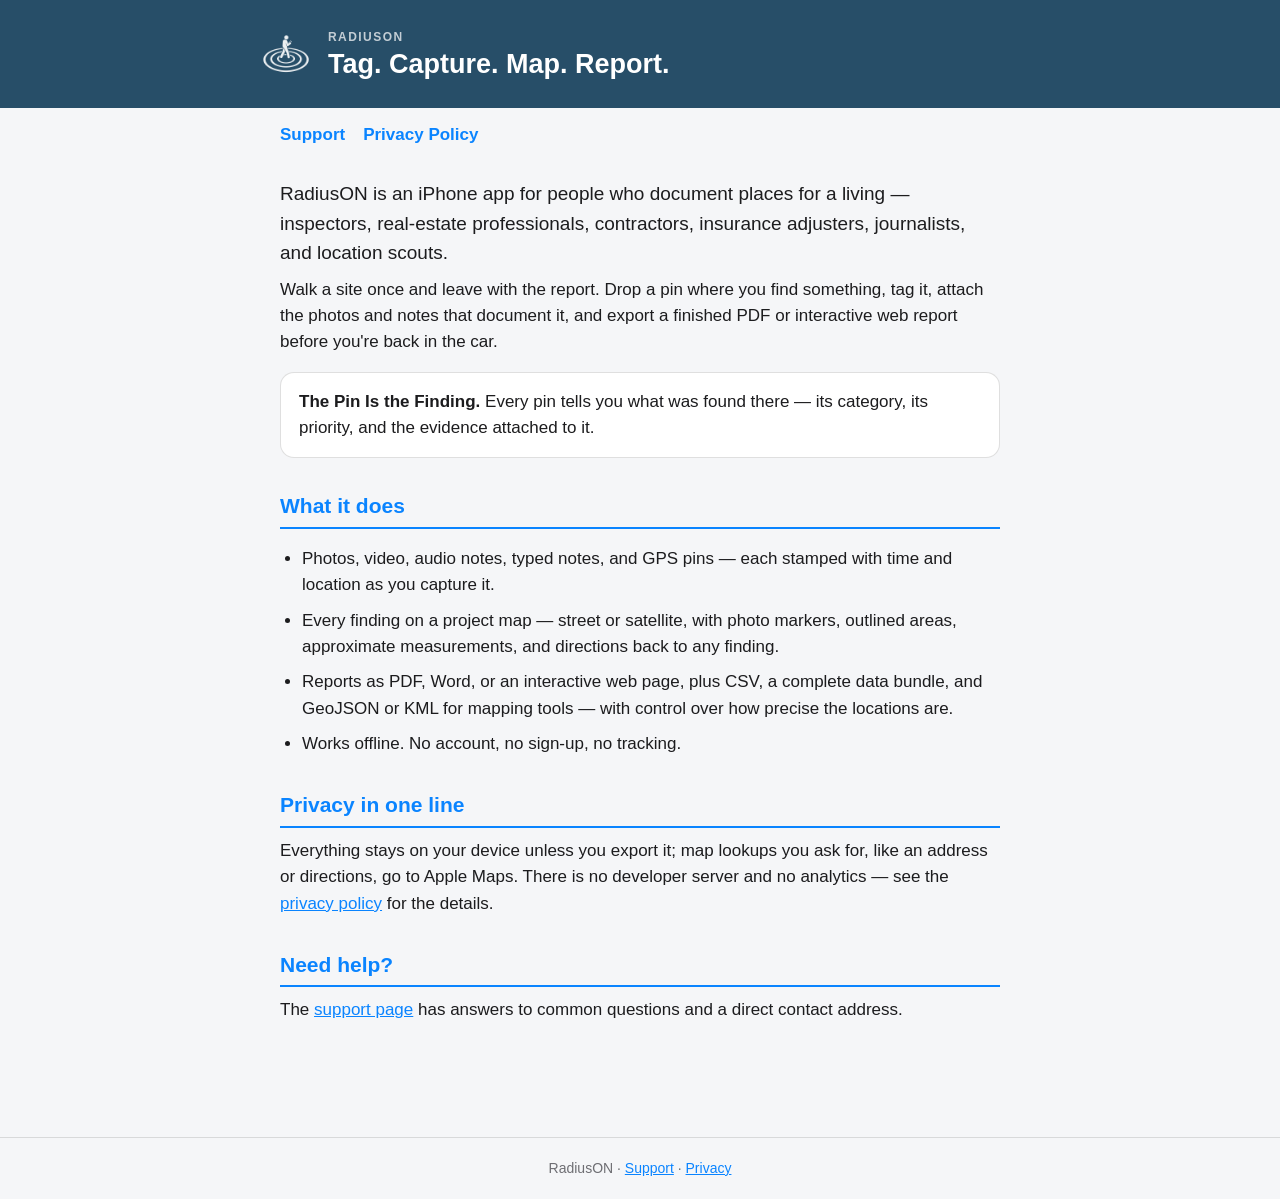
<file: index.html>
<!DOCTYPE html>
<html lang="en">
<head>
<meta charset="utf-8">
<meta name="viewport" content="width=device-width, initial-scale=1">
<title>RadiusON — Field documentation for iPhone</title>
<meta name="description" content="RadiusON turns a site walk into a professional report. Tag. Capture. Map. Report.">
<link rel="stylesheet" href="style.css">
</head>
<body>

<header class="band">
  <div class="inner">
    <img src="logo-white.png" alt="RadiusON">
    <div>
      <p class="eyebrow">RadiusON</p>
      <h1>Tag. Capture. Map. Report.</h1>
    </div>
  </div>
</header>

<nav class="links">
  <a href="support.html">Support</a>
  <a href="privacy.html">Privacy Policy</a>
</nav>

<main>
  <p class="lede">
    RadiusON is an iPhone app for people who document places for a
    living — inspectors, real-estate professionals, contractors, insurance
    adjusters, journalists, and location scouts.
  </p>

  <p>
    Walk a site once and leave with the report. Drop a pin where you find
    something, tag it, attach the photos and notes that document it, and
    export a finished PDF or interactive web report before you're back in
    the car.
  </p>

  <div class="card">
    <strong>The Pin Is the Finding.</strong> Every pin tells you what was
    found there — its category, its priority, and the evidence attached to it.
  </div>

  <h2>What it does</h2>
  <ul>
    <li>Photos, video, audio notes, typed notes, and GPS pins — each stamped
        with time and location as you capture it.</li>
    <li>Every finding on a project map — street or satellite, with photo
        markers, outlined areas, approximate measurements, and directions back
        to any finding.</li>
    <li>Reports as PDF, Word, or an interactive web page, plus CSV, a complete
        data bundle, and GeoJSON or KML for mapping tools — with control over
        how precise the locations are.</li>
    <li>Works offline. No account, no sign-up, no tracking.</li>
  </ul>

  <h2>Privacy in one line</h2>
  <p>
    Everything stays on your device unless you export it; map lookups you
    ask for, like an address or directions, go to Apple Maps. There is no
    developer server and no analytics — see the
    <a href="privacy.html">privacy policy</a> for the details.
  </p>

  <h2>Need help?</h2>
  <p>
    The <a href="support.html">support page</a> has answers to common
    questions and a direct contact address.
  </p>
</main>

<footer>
  RadiusON · <a href="support.html">Support</a> ·
  <a href="privacy.html">Privacy</a>
</footer>

</body>
</html>
</file>
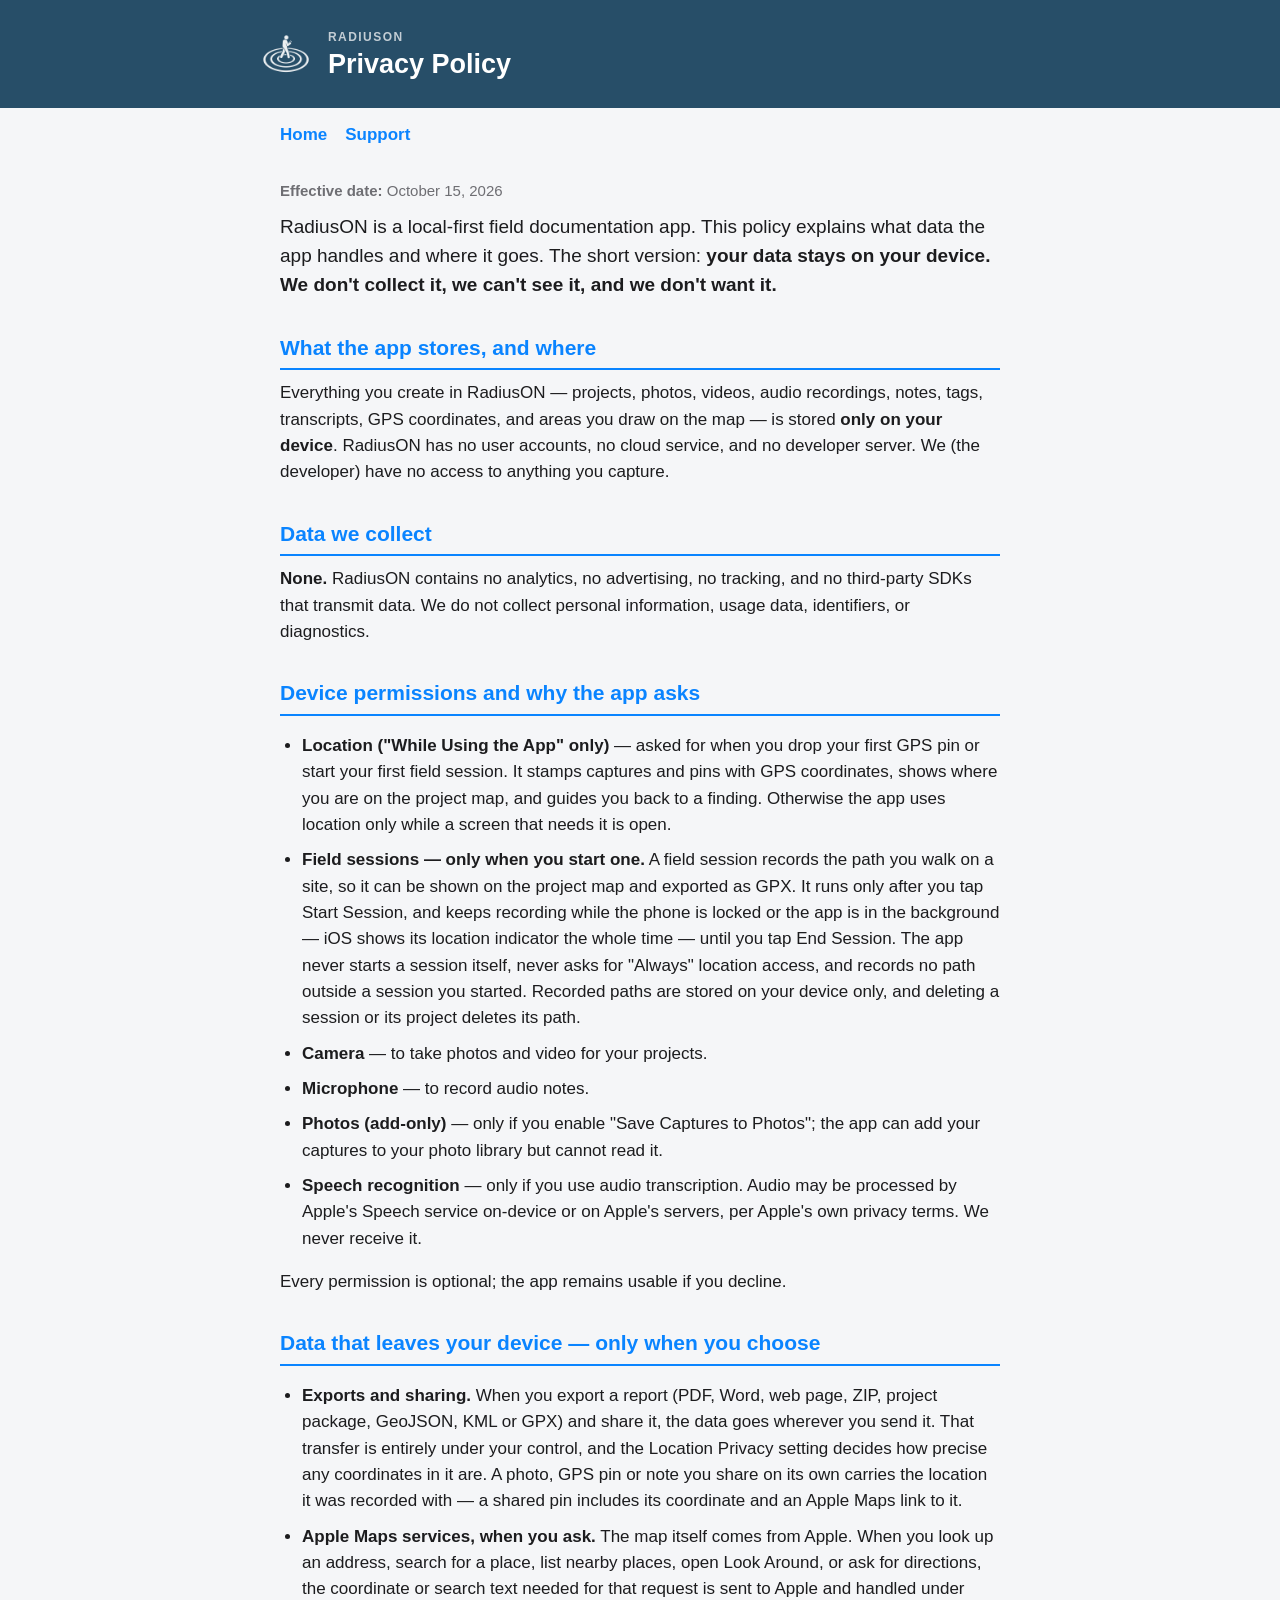
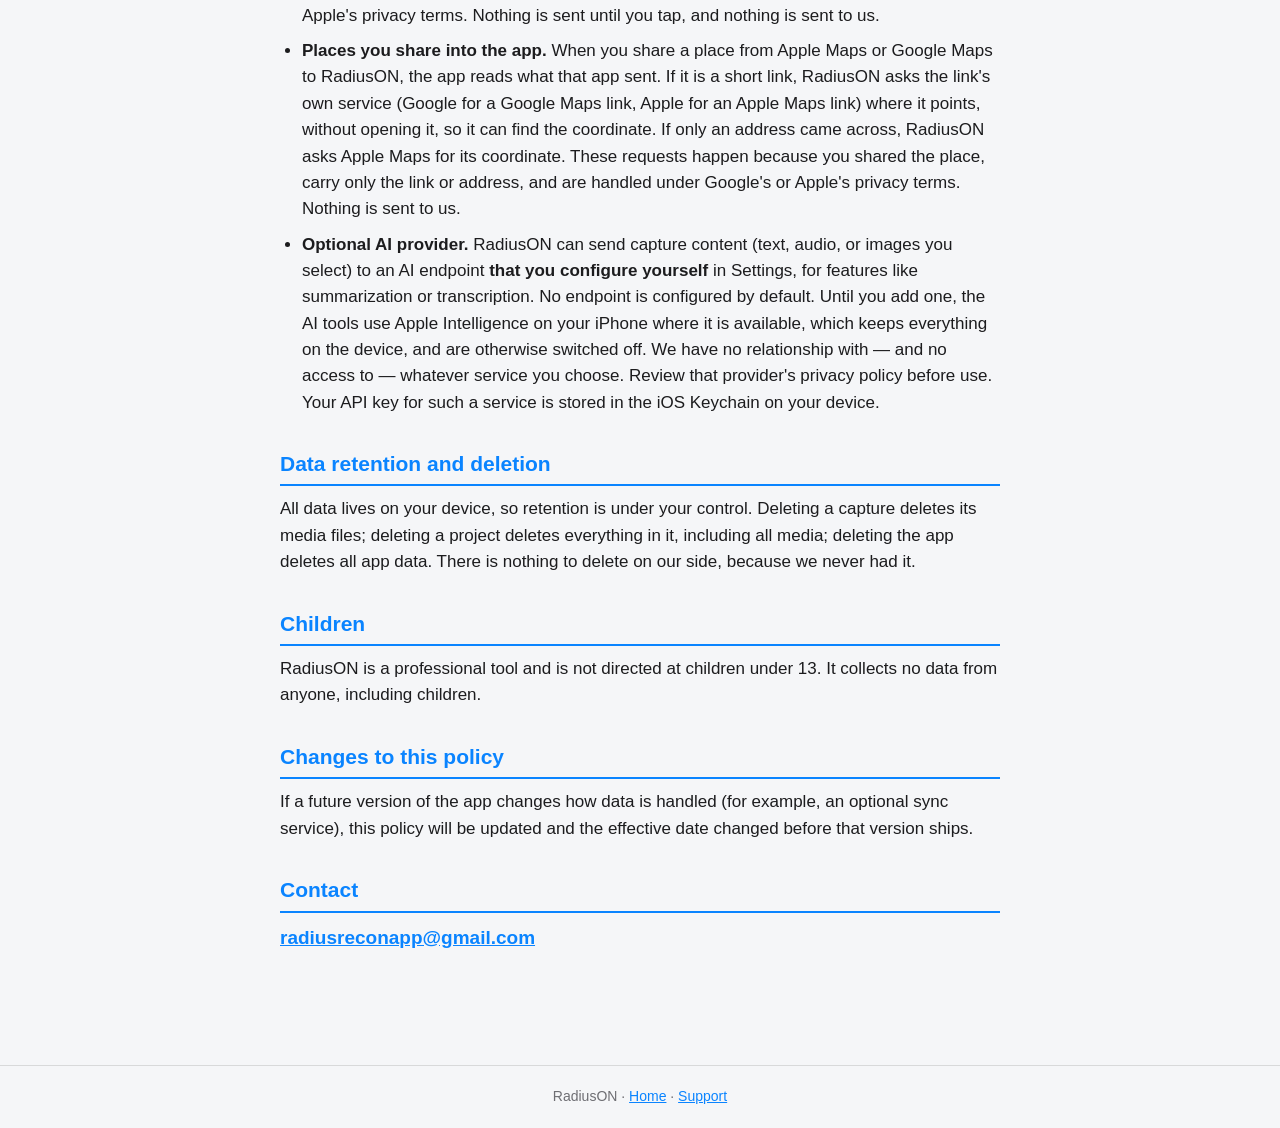
<file: privacy.html>
<!DOCTYPE html>
<html lang="en">
<head>
<meta charset="utf-8">
<meta name="viewport" content="width=device-width, initial-scale=1">
<title>Privacy Policy — RadiusON</title>
<meta name="description" content="RadiusON privacy policy: your data stays on your device.">
<link rel="stylesheet" href="style.css">
</head>
<body>

<header class="band">
  <div class="inner">
    <img src="logo-white.png" alt="RadiusON">
    <div>
      <p class="eyebrow">RadiusON</p>
      <h1>Privacy Policy</h1>
    </div>
  </div>
</header>

<nav class="links">
  <a href="index.html">Home</a>
  <a href="support.html">Support</a>
</nav>

<main>
  <p class="muted"><strong>Effective date:</strong> October 15, 2026</p>

  <p class="lede">
    RadiusON is a local-first field documentation app. This policy
    explains what data the app handles and where it goes. The short version:
    <strong>your data stays on your device. We don't collect it, we can't see
    it, and we don't want it.</strong>
  </p>

  <h2>What the app stores, and where</h2>
  <p>
    Everything you create in RadiusON — projects, photos, videos, audio
    recordings, notes, tags, transcripts, GPS coordinates, and areas you
    draw on the map — is stored <strong>only on your device</strong>. RadiusON has
    no user accounts, no cloud service, and no developer server. We (the
    developer) have no access to anything you capture.
  </p>

  <h2>Data we collect</h2>
  <p>
    <strong>None.</strong> RadiusON contains no analytics, no advertising,
    no tracking, and no third-party SDKs that transmit data. We do not collect
    personal information, usage data, identifiers, or diagnostics.
  </p>

  <h2>Device permissions and why the app asks</h2>
  <ul>
    <li><strong>Location ("While Using the App" only)</strong> — asked for
        when you drop your first GPS pin or start your first field session. It
        stamps captures and pins with GPS coordinates, shows where you are on
        the project map, and guides you back to a finding. Otherwise the app
        uses location only while a screen that needs it is open.</li>
    <li><strong>Field sessions — only when you start one.</strong> A field
        session records the path you walk on a site, so it can be shown on the
        project map and exported as GPX. It runs only after you tap Start
        Session, and keeps recording while the phone is locked or the app is in
        the background — iOS shows its location indicator the whole time — until
        you tap End Session. The app never starts a session itself, never asks
        for "Always" location access, and records no path outside a session you
        started. Recorded paths are stored on your device only, and deleting a
        session or its project deletes its path.</li>
    <li><strong>Camera</strong> — to take photos and video for your projects.</li>
    <li><strong>Microphone</strong> — to record audio notes.</li>
    <li><strong>Photos (add-only)</strong> — only if you enable "Save Captures
        to Photos"; the app can add your captures to your photo library but
        cannot read it.</li>
    <li><strong>Speech recognition</strong> — only if you use audio
        transcription. Audio may be processed by Apple's Speech service
        on-device or on Apple's servers, per Apple's own privacy terms. We
        never receive it.</li>
  </ul>
  <p>Every permission is optional; the app remains usable if you decline.</p>

  <h2>Data that leaves your device — only when you choose</h2>
  <ul>
    <li><strong>Exports and sharing.</strong> When you export a report (PDF,
        Word, web page, ZIP, project package, GeoJSON, KML or GPX) and share it,
        the data goes wherever you send it. That transfer is entirely under your
        control, and the Location Privacy setting decides how precise any
        coordinates in it are. A photo, GPS pin or note you share on its own
        carries the location it was recorded with — a shared pin includes its
        coordinate and an Apple Maps link to it.</li>
    <li><strong>Apple Maps services, when you ask.</strong> The map itself
        comes from Apple. When you look up an address, search for a place, list
        nearby places, open Look Around, or ask for directions, the coordinate
        or search text needed for that request is sent to Apple and handled
        under Apple's privacy terms. Nothing is sent until you tap, and nothing
        is sent to us.</li>
    <li><strong>Places you share into the app.</strong> When you share a place
        from Apple Maps or Google Maps to RadiusON, the app reads what that app
        sent. If it is a short link, RadiusON asks the link's own service
        (Google for a Google Maps link, Apple for an Apple Maps link) where it
        points, without opening it, so it can find the coordinate. If only an
        address came across, RadiusON asks Apple Maps for its coordinate. These
        requests happen because you shared the place, carry only the link or
        address, and are handled under Google's or Apple's privacy terms.
        Nothing is sent to us.</li>
    <li><strong>Optional AI provider.</strong> RadiusON can send capture
        content (text, audio, or images you select) to an AI endpoint
        <strong>that you configure yourself</strong> in Settings, for features
        like summarization or transcription. No endpoint is configured by
        default. Until you add one, the AI tools use Apple Intelligence on your
        iPhone where it is available, which keeps everything on the device, and
        are otherwise switched off. We have no relationship with — and no
        access to — whatever service you choose.
        Review that provider's privacy policy before use. Your API key for
        such a service is stored in the iOS Keychain on your device.</li>
  </ul>

  <h2>Data retention and deletion</h2>
  <p>
    All data lives on your device, so retention is under your control.
    Deleting a capture deletes its media files; deleting a project deletes
    everything in it, including all media; deleting the app deletes all app
    data. There is nothing to delete on our side, because we never had it.
  </p>

  <h2>Children</h2>
  <p>
    RadiusON is a professional tool and is not directed at children under
    13. It collects no data from anyone, including children.
  </p>

  <h2>Changes to this policy</h2>
  <p>
    If a future version of the app changes how data is handled (for example,
    an optional sync service), this policy will be updated and the effective
    date changed before that version ships.
  </p>

  <h2>Contact</h2>
  <p class="contact"><a href="mailto:radiusreconapp@gmail.com">radiusreconapp@gmail.com</a></p>
</main>

<footer>
  RadiusON · <a href="index.html">Home</a> ·
  <a href="support.html">Support</a>
</footer>

</body>
</html>
</file>
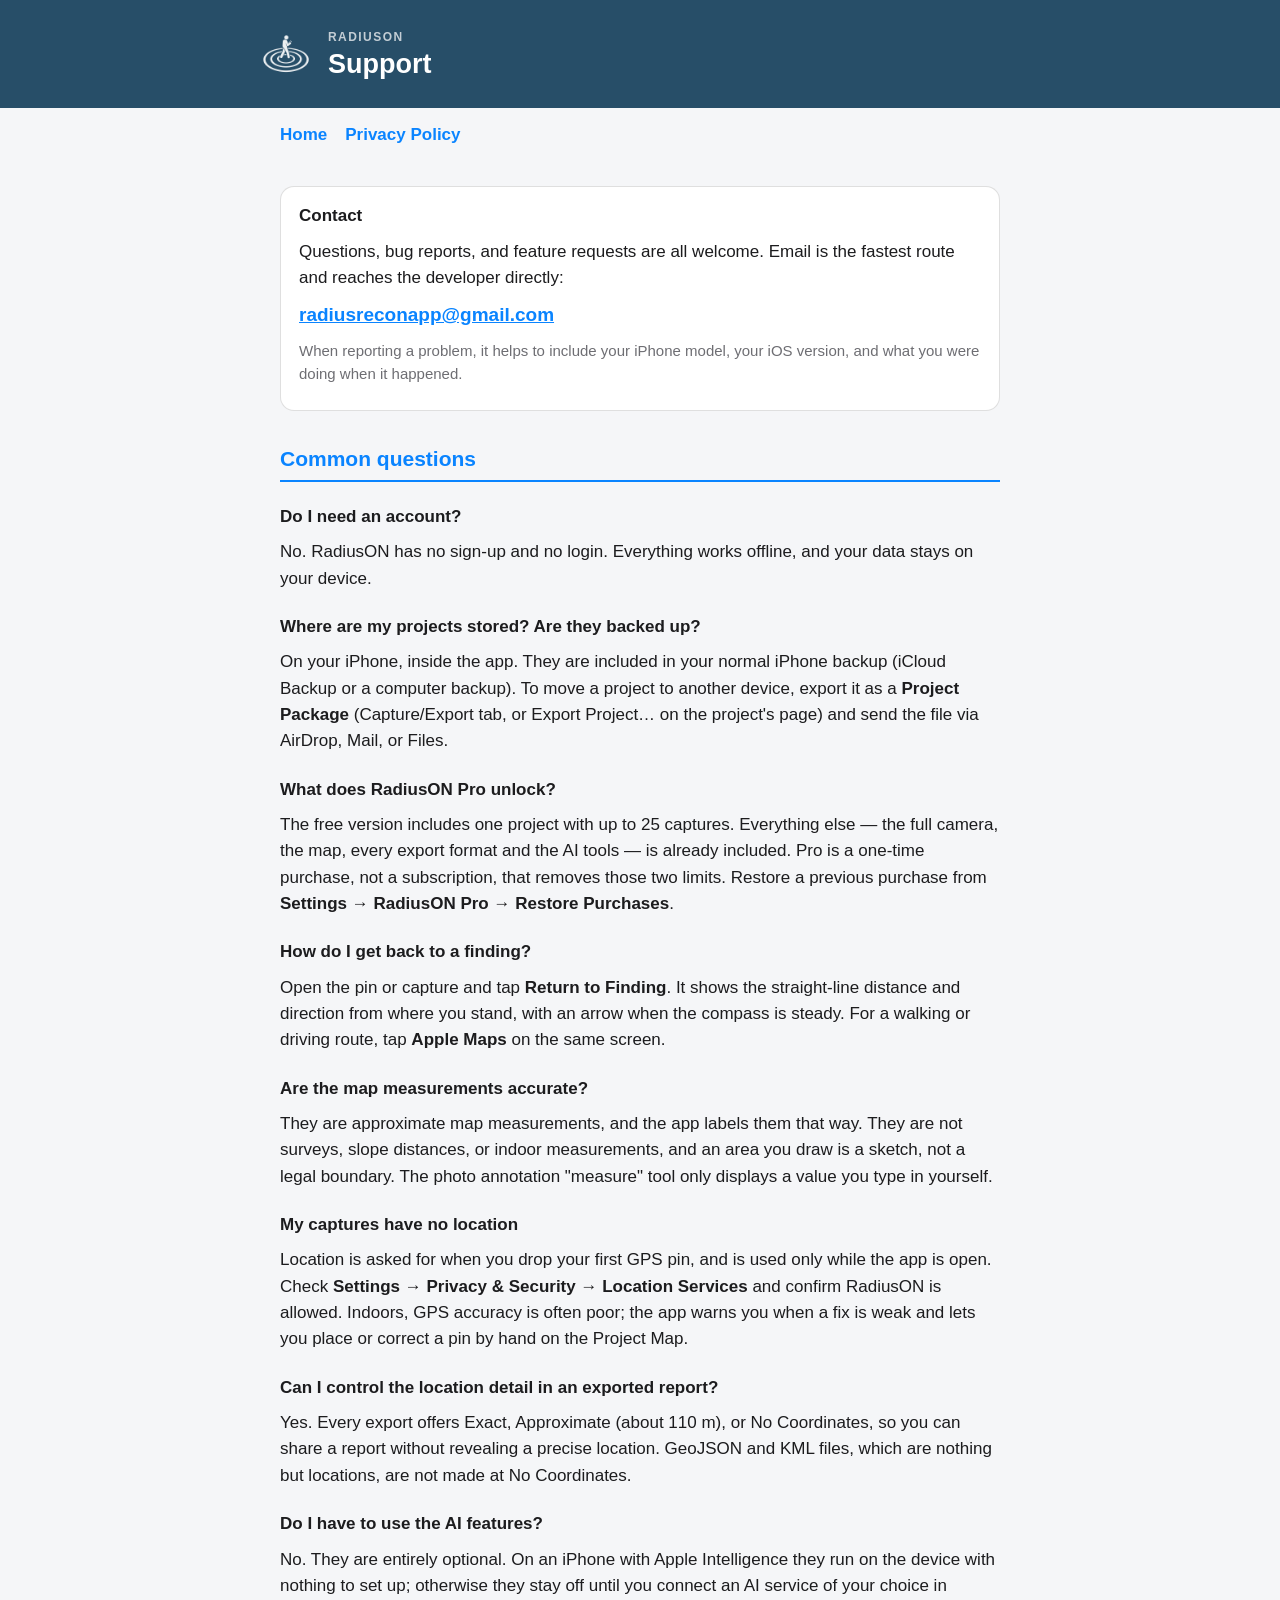
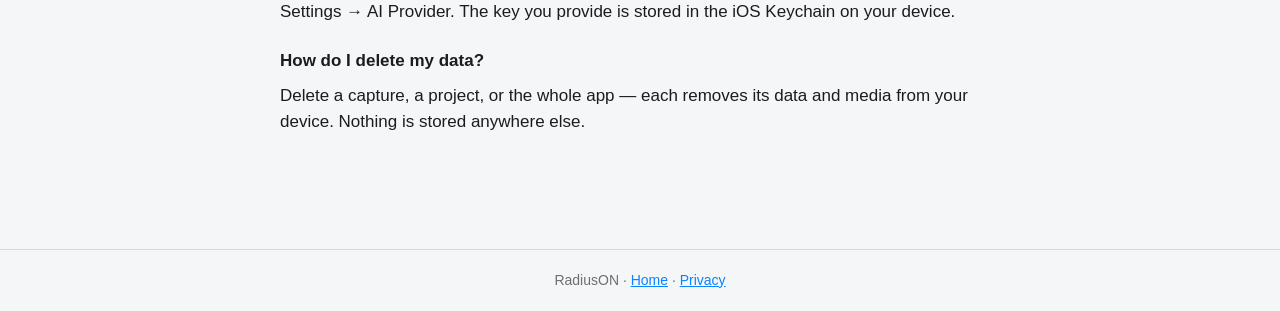
<file: support.html>
<!DOCTYPE html>
<html lang="en">
<head>
<meta charset="utf-8">
<meta name="viewport" content="width=device-width, initial-scale=1">
<title>Support — RadiusON</title>
<meta name="description" content="Help and contact for RadiusON, the iPhone field documentation app.">
<link rel="stylesheet" href="style.css">
</head>
<body>

<header class="band">
  <div class="inner">
    <img src="logo-white.png" alt="RadiusON">
    <div>
      <p class="eyebrow">RadiusON</p>
      <h1>Support</h1>
    </div>
  </div>
</header>

<nav class="links">
  <a href="index.html">Home</a>
  <a href="privacy.html">Privacy Policy</a>
</nav>

<main>
  <div class="card">
    <h3 style="margin-top:0">Contact</h3>
    <p>
      Questions, bug reports, and feature requests are all welcome. Email is
      the fastest route and reaches the developer directly:
    </p>
    <p class="contact"><a href="mailto:radiusreconapp@gmail.com">radiusreconapp@gmail.com</a></p>
    <p class="muted">
      When reporting a problem, it helps to include your iPhone model, your
      iOS version, and what you were doing when it happened.
    </p>
  </div>

  <h2>Common questions</h2>

  <h3>Do I need an account?</h3>
  <p>
    No. RadiusON has no sign-up and no login. Everything works offline,
    and your data stays on your device.
  </p>

  <h3>Where are my projects stored? Are they backed up?</h3>
  <p>
    On your iPhone, inside the app. They are included in your normal iPhone
    backup (iCloud Backup or a computer backup). To move a project to another
    device, export it as a <strong>Project Package</strong> (Capture/Export
    tab, or Export Project… on the project's page) and send the file
    via AirDrop, Mail, or Files.
  </p>

  <h3>What does RadiusON Pro unlock?</h3>
  <p>
    The free version includes one project with up to 25 captures. Everything
    else — the full camera, the map, every export format and the AI tools — is
    already included. Pro is a one-time purchase, not a subscription, that
    removes those two limits. Restore a previous purchase from
    <strong>Settings → RadiusON Pro → Restore Purchases</strong>.
  </p>

  <h3>How do I get back to a finding?</h3>
  <p>
    Open the pin or capture and tap <strong>Return to Finding</strong>. It
    shows the straight-line distance and direction from where you stand, with
    an arrow when the compass is steady. For a walking or driving route, tap
    <strong>Apple Maps</strong> on the same screen.
  </p>

  <h3>Are the map measurements accurate?</h3>
  <p>
    They are approximate map measurements, and the app labels them that way.
    They are not surveys, slope distances, or indoor measurements, and an area
    you draw is a sketch, not a legal boundary. The photo annotation
    "measure" tool only displays a value you type in yourself.
  </p>

  <h3>My captures have no location</h3>
  <p>
    Location is asked for when you drop your first GPS pin, and is used only
    while the app is open. Check
    <strong>Settings → Privacy &amp; Security → Location Services</strong>
    and confirm RadiusON is allowed. Indoors, GPS accuracy is often poor;
    the app warns you when a fix is weak and lets you place or correct a pin
    by hand on the Project Map.
  </p>

  <h3>Can I control the location detail in an exported report?</h3>
  <p>
    Yes. Every export offers Exact, Approximate (about 110 m), or No
    Coordinates, so you can share a report without revealing a precise
    location. GeoJSON and KML files, which are nothing but locations, are not
    made at No Coordinates.
  </p>

  <h3>Do I have to use the AI features?</h3>
  <p>
    No. They are entirely optional. On an iPhone with Apple Intelligence they
    run on the device with nothing to set up; otherwise they stay off until
    you connect an AI service of your choice in Settings → AI Provider. The
    key you provide is stored in the iOS Keychain on your device.
  </p>

  <h3>How do I delete my data?</h3>
  <p>
    Delete a capture, a project, or the whole app — each removes its data and
    media from your device. Nothing is stored anywhere else.
  </p>
</main>

<footer>
  RadiusON · <a href="index.html">Home</a> ·
  <a href="privacy.html">Privacy</a>
</footer>

</body>
</html>
</file>
<file: style.css>
/* RadiusON site — the same design tokens the app's reports use
   (Docs/Design/mockups): slate brand band, vivid accent, 760 px readable
   column, system font stack, light and dark. */

:root {
  --band-bg: #274E68;
  --accent: #0A84FF;
  --paper: #F5F6F8;
  --card: #FFFFFF;
  --ink: #1C1C1E;
  --muted: #6E6E73;
  --hairline: rgba(128, 128, 128, 0.25);
  --content-max: 760px;
}

@media (prefers-color-scheme: dark) {
  :root {
    --band-bg: #1B3646;
    --accent: #409CFF;
    --paper: #111214;
    --card: #1C1D1F;
    --ink: #F2F2F7;
    --muted: #98989E;
    --hairline: rgba(128, 128, 128, 0.28);
  }
}

* { box-sizing: border-box; }

body {
  margin: 0;
  background: var(--paper);
  color: var(--ink);
  font: 17px/1.55 -apple-system, BlinkMacSystemFont, "Segoe UI", Roboto,
        "Helvetica Neue", Arial, sans-serif;
}

/* Brand band */
header.band {
  background: var(--band-bg);
  color: #fff;
  padding: 28px 20px;
}

header.band .inner {
  max-width: var(--content-max);
  margin: 0 auto;
  display: flex;
  align-items: center;
  gap: 16px;
}

header.band img { width: 52px; height: 52px; flex: none; }
header.band .eyebrow {
  font-size: 12px;
  font-weight: 700;
  letter-spacing: 0.12em;
  text-transform: uppercase;
  opacity: 0.72;
  margin: 0 0 2px;
}
header.band h1 { font-size: 27px; margin: 0; line-height: 1.15; }

nav.links {
  max-width: var(--content-max);
  margin: 0 auto;
  padding: 14px 20px 0;
  display: flex;
  gap: 18px;
  flex-wrap: wrap;
}
nav.links a { color: var(--accent); text-decoration: none; font-weight: 600; }
nav.links a:hover { text-decoration: underline; }

main {
  max-width: var(--content-max);
  margin: 0 auto;
  padding: 22px 20px 64px;
}

h2 {
  font-size: 21px;
  margin: 32px 0 10px;
  padding-bottom: 4px;
  border-bottom: 2px solid var(--accent);
  color: var(--accent);
}
h3 { font-size: 17px; margin: 22px 0 6px; }
p, li { margin: 9px 0; }
ul { padding-left: 22px; }
a { color: var(--accent); }

.card {
  background: var(--card);
  border: 1px solid var(--hairline);
  border-radius: 14px;
  padding: 16px 18px;
  margin: 16px 0;
}

.lede { font-size: 19px; }
.muted { color: var(--muted); font-size: 15px; }

.contact {
  font-size: 19px;
  font-weight: 600;
  word-break: break-word;
}

footer {
  border-top: 1px solid var(--hairline);
  margin-top: 40px;
  padding: 20px;
  text-align: center;
  color: var(--muted);
  font-size: 14px;
}

@media (max-width: 520px) {
  header.band h1 { font-size: 22px; }
  header.band img { width: 42px; height: 42px; }
}
</file>
